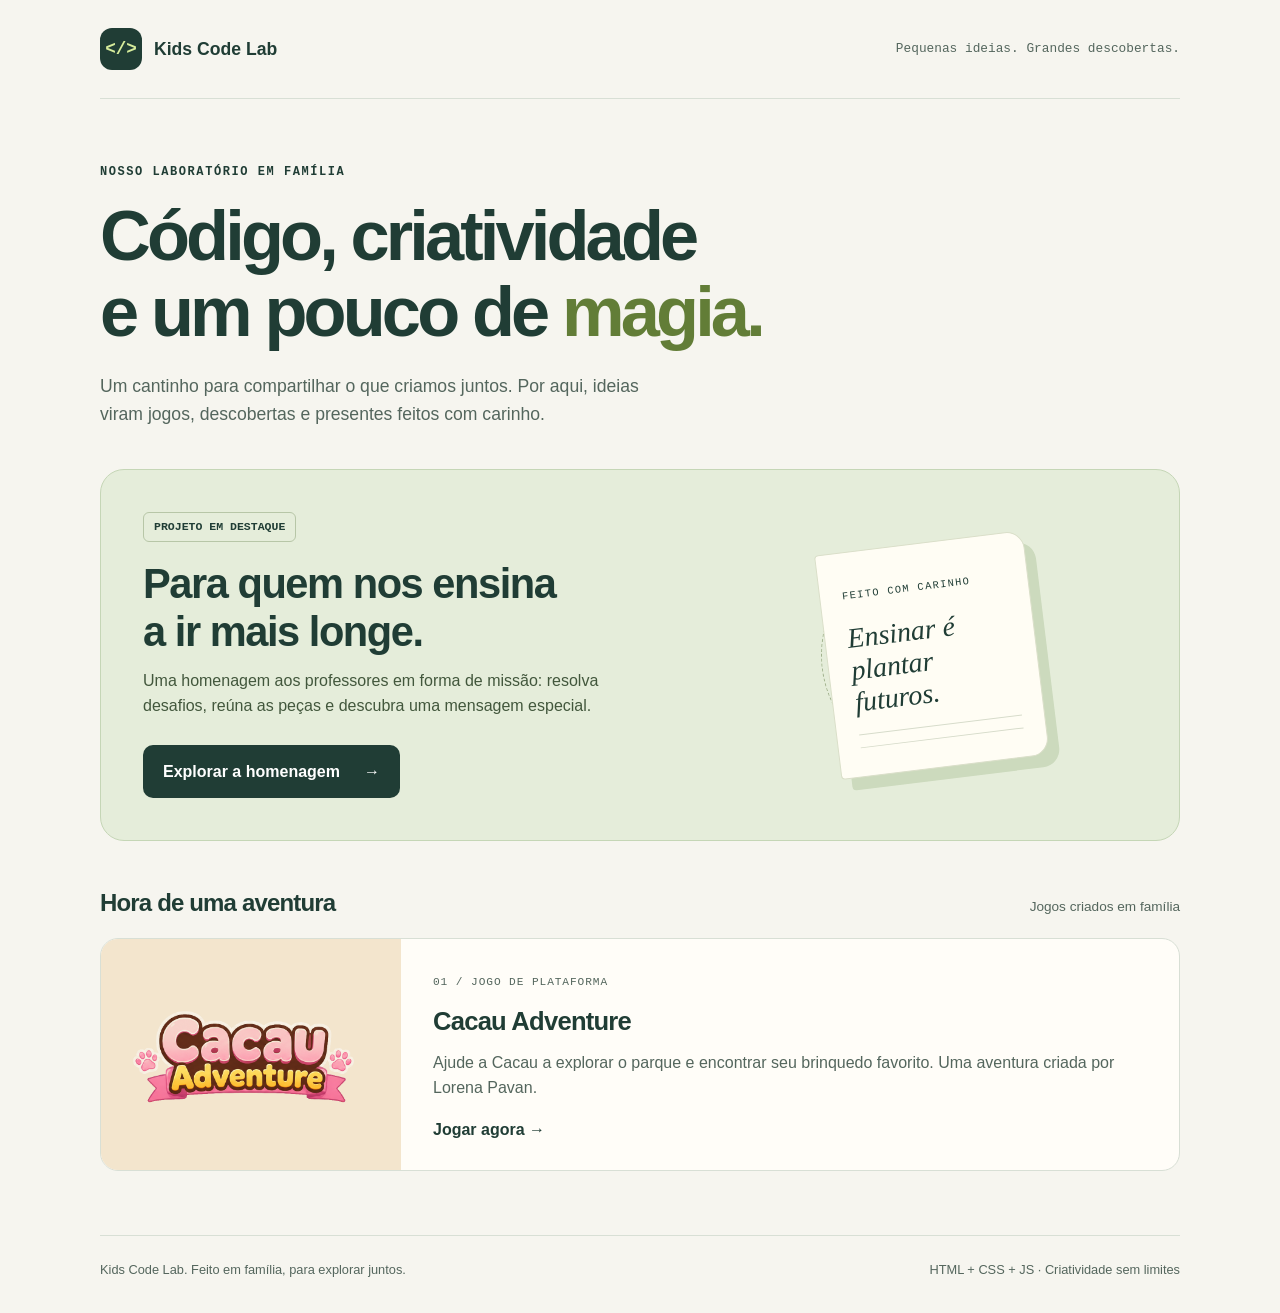
<file: index.html>
<!doctype html>
<html lang="pt-BR">
<head>
  <meta charset="UTF-8">
  <meta name="viewport" content="width=device-width, initial-scale=1.0">
  <meta name="description" content="O laboratório de código da nossa família: jogos, aventuras e homenagens feitos com criatividade e carinho.">
  <meta name="theme-color" content="#f6f5ef">
  <title>Kids Code Lab | Projetos da família</title>
  <style>
    :root { color-scheme: light; --paper: #f6f5ef; --ink: #203d35; --muted: #54665d; --line: #d8dfd5; }
    * { box-sizing: border-box; }
    body { margin: 0; background: var(--paper); color: var(--ink); font-family: "Trebuchet MS", Arial, sans-serif; line-height: 1.6; }
    a { color: inherit; }
    a:focus-visible { outline: 3px solid #b44b28; outline-offset: 6px; }
    .skip-link { position: absolute; top: 12px; left: 12px; padding: 10px 16px; background: white; transform: translateY(-160%); z-index: 2; }
    .skip-link:focus { transform: none; }
    .container { width: min(1080px, calc(100% - 40px)); margin-inline: auto; }
    header { display: flex; align-items: center; justify-content: space-between; gap: 20px; padding-block: 28px; border-bottom: 1px solid var(--line); }
    .brand { display: flex; align-items: center; gap: 12px; font-size: 1.1rem; font-weight: bold; text-decoration: none; }
    .brand-mark { display: grid; place-items: center; width: 42px; height: 42px; border-radius: 12px; background: var(--ink); color: #d7ed9c; font-family: monospace; }
    .header-note, .eyebrow, .tag, .project-number { font-family: "Courier New", monospace; }
    .header-note { color: var(--muted); font-size: .8rem; }
    .intro { padding: 64px 0 40px; max-width: 740px; }
    .eyebrow { margin: 0 0 16px; font-size: .75rem; font-weight: bold; letter-spacing: .13em; text-transform: uppercase; }
    h1 { font-size: clamp(2.6rem, 6vw, 4.4rem); line-height: 1.08; letter-spacing: -.055em; margin: 0 0 22px; }
    h1 span { color: #627d37; }
    .intro > p:last-child { max-width: 570px; margin: 0; font-size: 1.1rem; color: var(--muted); }
    .featured { display: grid; grid-template-columns: 1.35fr 1fr; align-items: center; gap: 32px; padding: 42px; border: 1px solid #c5d6b6; border-radius: 24px; background: #e5edda; }
    .tag { display: inline-block; padding: 5px 10px; border: 1px solid #b7c6a7; border-radius: 6px; font-size: .72rem; font-weight: bold; }
    h2 { margin: 18px 0 12px; font-size: clamp(1.8rem, 4vw, 2.6rem); line-height: 1.15; letter-spacing: -.035em; }
    .featured p { max-width: 460px; color: #42573c; margin: 0 0 26px; }
    .button { display: inline-flex; align-items: center; justify-content: space-between; gap: 24px; padding: 14px 20px; border-radius: 10px; background: var(--ink); color: white; text-decoration: none; font-weight: bold; transition: background .2s; }
    .button:hover { background: #345c4f; }
    .illustration { position: relative; display: grid; place-items: center; min-height: 230px; }
    .illustration::before { content: ""; position: absolute; width: 220px; height: 220px; border: 1px dashed #a0b18c; border-radius: 50%; }
    .note { position: relative; width: 210px; padding: 28px 22px; background: #fffdf4; border: 1px solid #dadfc9; border-radius: 4px 18px 18px 4px; box-shadow: 10px 12px 0 #ccdabd; transform: rotate(-7deg); }
    .note-label { font: .65rem "Courier New", monospace; letter-spacing: .13em; text-transform: uppercase; }
    .note strong { display: block; margin: 16px 0; font: italic 1.75rem/1.15 Georgia, serif; }
    .note-line { display: block; height: 1px; background: #d7dccb; margin-top: 12px; }
    .projects { padding-block: 48px 64px; }
    .section-heading { display: flex; align-items: baseline; justify-content: space-between; gap: 16px; margin-bottom: 20px; }
    .section-heading h2 { font-size: 1.5rem; margin: 0; }
    .section-heading span { color: var(--muted); font-size: .85rem; }
    .game-card { display: grid; grid-template-columns: 300px 1fr; overflow: hidden; border: 1px solid var(--line); border-radius: 18px; background: #fffdf8; text-decoration: none; transition: border-color .2s; }
    .game-card:hover { border-color: #627d37; }
    .game-art { display: grid; place-items: center; background: #f3e5cd; padding: 28px; }
    .game-art img { display: block; width: 100%; max-width: 240px; height: 160px; object-fit: contain; }
    .game-info { padding: 28px 32px; }
    .project-number { font-size: .7rem; letter-spacing: .08em; color: var(--muted); }
    h3 { font-size: 1.6rem; letter-spacing: -.03em; margin: 8px 0; }
    .game-info p { margin: 0 0 16px; color: var(--muted); }
    .game-cta { font-weight: bold; }
    footer { display: flex; justify-content: space-between; gap: 16px; padding-block: 24px 32px; border-top: 1px solid var(--line); font-size: .8rem; color: var(--muted); }
    footer p { margin: 0; }
    @media (max-width: 640px) {
      .container { width: calc(100% - 32px); }
      header { padding-block: 20px; }
      .header-note { display: none; }
      .intro { padding-top: 40px; }
      .featured { grid-template-columns: 1fr; padding: 28px 24px; gap: 24px; }
      .illustration { min-height: 220px; }
      .game-card { grid-template-columns: 1fr; }
      .game-info { padding: 24px; }
      .section-heading, footer { align-items: flex-start; flex-direction: column; gap: 6px; }
    }
    @media (prefers-reduced-motion: reduce) { .button, .game-card { transition: none; } }
  </style>
</head>
<body>
  <a class="skip-link" href="#conteudo">Pular para o conteúdo</a>
  <div class="container">
    <header>
      <a class="brand" href="index.html" aria-label="Kids Code Lab, início"><span class="brand-mark" aria-hidden="true">&lt;/&gt;</span> Kids Code Lab</a>
      <span class="header-note">Pequenas ideias. Grandes descobertas.</span>
    </header>
    <main id="conteudo">
      <section class="intro" aria-labelledby="titulo">
        <p class="eyebrow">Nosso laboratório em família</p>
        <h1>Código, criatividade<br>e um pouco de <span>magia.</span></h1>
        <p>Um cantinho para compartilhar o que criamos juntos. Por aqui, ideias viram jogos, descobertas e presentes feitos com carinho.</p>
      </section>
      <section class="featured" aria-labelledby="homenagem-titulo">
        <div>
          <span class="tag">PROJETO EM DESTAQUE</span>
          <h2 id="homenagem-titulo">Para quem nos ensina<br>a ir mais longe.</h2>
          <p>Uma homenagem aos professores em forma de missão: resolva desafios, reúna as peças e descubra uma mensagem especial.</p>
          <a class="button" href="teachers-day/index.html">Explorar a homenagem <span aria-hidden="true">&rarr;</span></a>
        </div>
        <div class="illustration" aria-hidden="true">
          <div class="note"><span class="note-label">Feito com carinho</span><strong>Ensinar é<br>plantar futuros.</strong><span class="note-line"></span><span class="note-line"></span></div>
        </div>
      </section>
      <section class="projects" aria-labelledby="jogos-titulo">
        <div class="section-heading"><h2 id="jogos-titulo">Hora de uma aventura</h2><span>Jogos criados em família</span></div>
        <a class="game-card" href="games/cacau-adventure/index.html">
          <div class="game-art"><img src="games/cacau-adventure/assets/cacau-adventure-logo.png" alt="" loading="lazy" width="240" height="160"></div>
          <div class="game-info">
            <span class="project-number">01 / JOGO DE PLATAFORMA</span>
            <h3>Cacau Adventure</h3>
            <p>Ajude a Cacau a explorar o parque e encontrar seu brinquedo favorito. Uma aventura criada por Lorena Pavan.</p>
            <span class="game-cta">Jogar agora <span aria-hidden="true">&rarr;</span></span>
          </div>
        </a>
      </section>
    </main>
    <footer><p>Kids Code Lab. Feito em família, para explorar juntos.</p><p>HTML + CSS + JS · Criatividade sem limites</p></footer>
  </div>
</body>
</html>
</file>
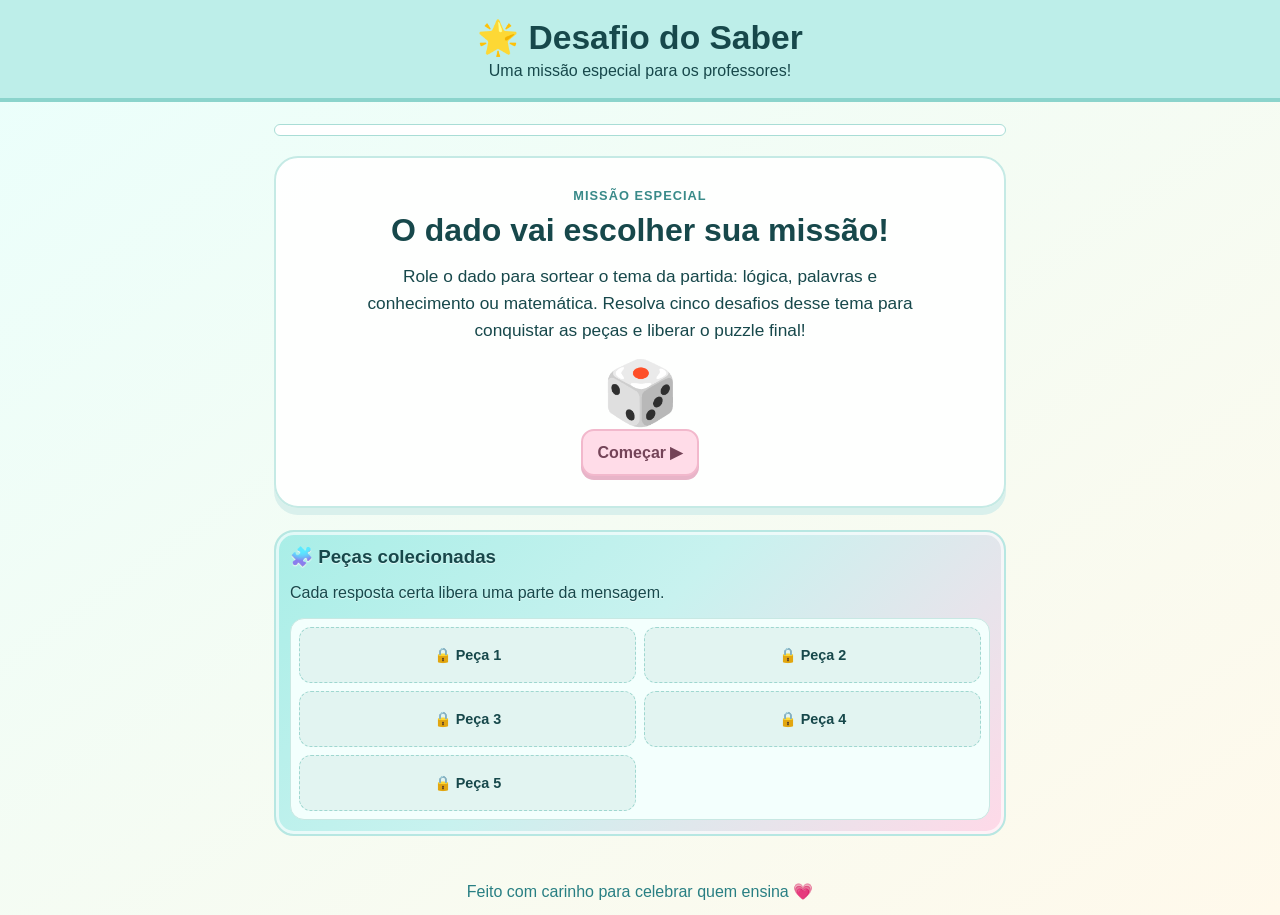
<file: teachers-day/index.html>
<!DOCTYPE html><html lang="pt-BR"><head><meta charset="UTF-8"><meta name="viewport" content="width=device-width,initial-scale=1"><title>Desafio do Saber — Missão Professores</title>
<style>
:root{--deep:#176d70;--ink:#17484b;--pink:#ffdce8;--pink-border:#f2b8cc}*{box-sizing:border-box}body{margin:0;font-family:"Trebuchet MS",Arial,sans-serif;color:var(--ink);background:linear-gradient(145deg,#eafffc,#fff9eb);min-height:100vh}header{text-align:center;padding:18px;background:#bdeee9;border-bottom:4px solid #8bd4cc}h1{margin:0;font-size:clamp(1.5rem,5vw,2.1rem)}header p{margin:5px 0 0}main{max-width:760px;margin:auto;padding:18px 14px 32px}.progress{height:12px;background:white;border:1px solid #a9ddd6;border-radius:99px;overflow:hidden;margin:4px 0 20px}.bar{height:100%;width:0;background:linear-gradient(90deg,#78e1d7 0%,#bdeee9 48%,#ffd1e2 100%);transition:width .4s}.screen{display:none;animation:in .3s ease}.screen.active{display:block}@keyframes in{from{opacity:0;transform:translateY(8px)}to{opacity:1;transform:none}}.card{background:#ffffffed;border:2px solid #c5eae5;border-radius:24px;padding:clamp(18px,5vw,30px);box-shadow:0 7px 0 #d9f0ec;text-align:center}.stage{font-size:.8rem;text-transform:uppercase;letter-spacing:.08em;font-weight:bold;color:#398a89}h2{margin:9px 0 12px;font-size:clamp(1.4rem,5vw,2rem)}.prompt{font-size:1.08rem;line-height:1.55;max-width:560px;margin:14px auto}button{font:inherit;font-weight:bold;border:0;border-radius:13px;padding:12px 15px;cursor:pointer;transition:transform .12s}button:active{transform:scale(.98)}button:focus-visible{outline:3px solid #17484b;outline-offset:3px}.primary{background:var(--pink);color:#744458;border:2px solid var(--pink-border);box-shadow:0 4px #e8b4c8}.choices{display:grid;grid-template-columns:1fr;gap:10px;max-width:510px;margin:20px auto}.choice{background:#ffe5ee;border:2px solid #f2bfd0;color:#674354;text-align:left}.choice.correct{background:#f39abc;border-color:#d85f91;color:#5a2940;box-shadow:0 0 0 2px #ffd6e5}.choice.wrong{background:#ffe0e0;border-color:#e99b9b;color:#674354}.feedback{min-height:27px;font-weight:bold;margin:12px 0}.dice{font-size:90px;line-height:1.2;margin:12px auto;display:flex;align-items:center;justify-content:center;filter:drop-shadow(0 5px 0 #d3e9e5)}.dice.result{width:116px;height:116px;font-size:64px;font-weight:1000;color:#176d70;background:linear-gradient(135deg,#c9f5ef 0%,#aee8e5 45%,#ffd9e7 100%);border:5px solid #fff;border-radius:23px;box-shadow:0 8px 0 #a9dcd6,0 12px 18px #17484b35,inset 0 3px 7px #ffffff;text-shadow:2px 3px 0 #d5a7bc;transform:perspective(400px) rotateX(7deg) rotateY(-7deg)}.rolling{animation:roll .7s ease}@keyframes roll{0%{transform:rotate(0) scale(1)}35%{transform:rotate(180deg) scale(1.15)}70%{transform:rotate(310deg) scale(.92)}100%{transform:rotate(360deg) scale(1)}}.collection{margin-top:22px;background:linear-gradient(135deg,#a9eee7 0%,#c8f2ef 45%,#ffd9e8 100%);border:2px solid #b7e7e2;border-radius:20px;padding:14px;box-shadow:0 0 0 3px #ffffffa8 inset}.collection h3,.collection #hint{color:#17484b;text-shadow:0 1px 1px #ffffffa8}.collection .pieces{background:#f3fffd;border:1px solid #c8e8e3;border-radius:14px;padding:8px}.collection h3{margin:0 0 10px}.pieces{display:grid;grid-template-columns:repeat(2,minmax(0,1fr));gap:8px}.piece{min-height:56px;display:flex;align-items:center;justify-content:center;text-align:center;padding:7px;background:#e2f4f1;border:1px dashed #9fd7d0;border-radius:12px;font-size:.9rem;font-weight:bold;color:var(--ink)}.piece.got{background:#ffd6e5;border:2px solid #e58caf;color:#6b3450;animation:pop .35s ease}@keyframes pop{50%{transform:scale(1.06)}}.puzzle-icon{display:inline-block;filter:hue-rotate(115deg) saturate(.72) brightness(1.08)}.puzzle-texture{width:100%;min-height:300px;display:flex;align-items:center;justify-content:center;text-align:center;padding:24px;border-radius:16px;border:5px solid white;box-shadow:0 5px 16px #17484b30;background-color:#ffeaf2;background-image:linear-gradient(135deg,#d9f7f2aa 0%,#ffe3edcc 100%),url("data:image/svg+xml,%3Csvg xmlns='http://www.w3.org/2000/svg' width='100' height='100' viewBox='0 0 100 100'%3E%3Cg fill='none' stroke='%23b47b9a' stroke-width='2' opacity='.48'%3E%3Cpath d='M0 25 H28 C22 14 34 8 42 15 C47 19 45 25 42 25 H75 V50 C63 44 57 57 64 64 C67 67 71 67 75 64 V100 H50 V76 C39 83 30 71 37 63 C40 60 45 60 50 64 V50 H25 V25'/%3E%3Cpath d='M75 0 V25 C87 19 94 31 87 39 C84 42 79 42 75 38'/%3E%3Cpath d='M0 75 H25 C19 87 31 94 39 87 C42 84 42 79 38 75'/%3E%3C/g%3E%3C/svg%3E");}
.connect-board{width:min(100%,390px);margin:18px auto 12px;touch-action:none;user-select:none;background:linear-gradient(135deg,#f2fffd,#fff4f8);border:3px solid #bdeee9;border-radius:18px;padding:8px;box-shadow:0 4px 0 #d9f0ec}
.connect-board svg{display:block;width:100%;height:auto;touch-action:none}
.connect-status{font-weight:bold;min-height:26px;margin:10px 0;color:#287f83}
.connect-actions{display:flex;justify-content:center;gap:10px;flex-wrap:wrap}
.connect-line{fill:none;stroke-linecap:round;stroke-linejoin:round;stroke-width:9;opacity:.92;pointer-events:none}
.connect-node{fill:#fff;stroke:#9dcfc9;stroke-width:1.5}
.connect-dot{stroke:#fff;stroke-width:3}
.puzzle-heart{width:1em;height:1em;vertical-align:-.12em;fill:#f6bfd3;stroke:#dfa0b8;stroke-width:1}
.connect-level{display:flex;align-items:center;justify-content:center;gap:10px;flex-wrap:wrap;margin:16px 0}
.connect-level select{font:inherit;color:var(--ink);background:#fff4f8;border:2px solid #f2bfd0;border-radius:10px;padding:10px}
.connect-level select:focus-visible{outline:3px solid var(--ink);outline-offset:3px}
.connect-help{font-size:.9rem;color:#287f83}
.final-note{font-size:clamp(1.7rem,7vw,3rem);font-weight:1000;line-height:1.12;color:#277f83;margin:20px 0;text-shadow:1px 2px #d7f0ec; background:linear-gradient(90deg,#247d82 0%,#478f91 50%,#bb7e9c 100%);background-clip:text;-webkit-background-clip:text;-webkit-text-fill-color:transparent;-webkit-text-stroke:1.2px #286f7a;text-shadow:0 1px 1px rgba(35,100,112,.18)}.hidden{display:none!important}@media(min-width:540px){.choices{grid-template-columns:1fr 1fr}}

.turquoise-ball {
  display: inline-block;
  color: #8fe5df;
  -webkit-text-stroke: 1px #62cfc7;
  text-shadow: 0 1px 2px rgba(40, 130, 130, .18);
}

.puzzle-texture {
  flex-direction: column;
  min-width: 0;
  padding: clamp(12px, 4vw, 24px);
  container-type: inline-size;
}
.final-note {
  max-width: 100%;
  font-size: clamp(1.35rem, 6vw, 3rem);
  font-size: clamp(1.35rem, 10cqi, 3rem);
  line-height: 1.2;
  overflow-wrap: anywhere;
}
.final-signature {
  display: inline-flex;
  flex-direction: column;
  gap: 5px;
  margin: 0 0 20px;
  padding: 16px 38px 20px;
  border: 1px solid #efbfd1;
  border-radius: 20px;
  background: linear-gradient(135deg,#fff5f9,#ffe4ee);
  box-shadow: 0 5px 0 #f6dce6;
  color: #85536b;
  max-width: 100%;
  padding-inline: clamp(16px, 5vw, 38px);
}
.signature-label { font-size: .75rem; font-weight: bold; letter-spacing: .12em; text-transform: uppercase; }
.final-signature strong { font: italic bold clamp(2.2rem,8vw,3.3rem)/1.15 Georgia,serif; color: #985674; }
.bonus-card { margin: 30px auto 0; max-width: 540px; padding: 24px; border: 2px solid #c5eae5; border-radius: 20px; background: linear-gradient(135deg,#f0fffc,#fff5f9); }
.bonus-card h3 { margin: 8px 0 12px; font-size: clamp(1.2rem,4vw,1.5rem); }
.bonus-card p { line-height: 1.6; }
.bonus-link { display: inline-block; padding: 12px 18px; text-decoration: none; font-weight: bold; }
.bonus-link:hover { background: #ffcedf; }
.bonus-link:focus-visible { outline: 3px solid var(--ink); outline-offset: 4px; }
.bonus-note { margin: 18px 0 0; font-size: .9rem; color: #42686b; }
.celebration { position: fixed; inset: 0; overflow: hidden; pointer-events: none; z-index: 10; }
.confetti { position: absolute; top: -24px; left: var(--left); width: 9px; height: 15px; background: var(--color); border-radius: 3px; opacity: 0; animation: confetti-fall var(--duration) var(--delay) linear both; }
.confetti:nth-child(3n) { width: 11px; height: 11px; border-radius: 50%; }
@keyframes confetti-fall {
  0% { opacity: 0; transform: translate3d(0,-20px,0) rotate(0deg); }
  8%,80% { opacity: .85; }
  100% { opacity: 0; transform: translate3d(var(--drift),calc(100vh + 50px),0) rotate(var(--spin)); }
}
@media (prefers-reduced-motion: reduce) {
  .celebration { display: none; }
  .screen { animation: none; }
  .bar { transition: none; }
}
</style></head><body><header><h1>🌟 Desafio do Saber</h1><p>Uma missão especial para os professores!</p></header><main><div class="progress"><div class="bar" id="bar"></div></div>
<section class="screen active" id="intro"><div class="card"><div class="stage">Missão especial</div><h2>O dado vai escolher sua missão!</h2><p class="prompt">Role o dado para sortear o tema da partida: lógica, palavras e conhecimento ou matemática. Resolva cinco desafios desse tema para conquistar as peças e liberar o puzzle final!</p><div style="font-size:62px">🎲</div><button class="primary" onclick="show('dicePage')">Começar ▶</button></div></section>
<section class="screen" id="dicePage"><div class="card"><div class="stage">Preparação da partida</div><h2>🎲 Role para sortear o tema</h2><div id="dice" class="dice">🎲</div><p class="prompt" id="diceText">O dado vai escolher o tema desta partida.</p><button class="primary" id="rollBtn" onclick="roll()">Rolar o dado</button><div class="feedback" id="diceFeedback"></div><div id="diceNext" class="hidden"><button class="primary" onclick="show('q1')">Jogar o tema sorteado ➜</button></div></div></section>
<section class="screen" id="q1"><div class="card"><div class="stage">Desafio 1 · Charada</div><h2>Quem sou eu?</h2><p class="prompt">Posso ser oferecida, mas não posso ser obrigada a ser aceita. Posso ser perdida sem deixar nada cair no chão. Sou conquistada e posso levar muito tempo para ser construída, mas apenas um instante para ser destruída.</p><div class="choices">
<button class="choice" onclick="answer(1,false,this)">A) A reputação</button><button class="choice" onclick="answer(1,true,this)">B) A confiança</button><button class="choice" onclick="answer(1,false,this)">C) A paciência</button><button class="choice" onclick="answer(1,false,this)">D) A amizade</button></div><div class="feedback" id="fb1"></div><div id="next1" class="hidden"><button class="primary" onclick="show('q2')">Próxima página ➜</button></div></div></section>
<section class="screen" id="q2"><div class="card"><div class="stage">Desafio 2 · Charada</div><h2>Quem sou eu?</h2><p class="prompt">Tenho muitas camadas, mas não sou roupa. Posso fazer você chorar, embora não tenha sentimentos. Quando me cortam, revelo ainda mais de mim.</p><div class="choices">
<button class="choice" onclick="answer(2,false,this)">A) Um repolho</button><button class="choice" onclick="answer(2,false,this)">B) Uma alcachofra</button><button class="choice" onclick="answer(2,true,this)">C) Uma cebola</button><button class="choice" onclick="answer(2,false,this)">D) Um alho-poró</button></div><div class="feedback" id="fb2"></div><div id="next2" class="hidden"><button class="primary" onclick="show('q3')">Próxima página ➜</button></div></div></section>
<section class="screen" id="q3"><div class="card"><div class="stage">Desafio 3 · Matemática</div><h2>➗ Divisão de professora</h2><p class="prompt">Uma professora tem 252 adesivos para dividir igualmente entre 14 equipes. Quantos adesivos cada equipe recebe?</p><div class="choices"><button class="choice" onclick="answer(3,false,this)">A) 16 adesivos</button><button class="choice" onclick="answer(3,true,this)">B) 18 adesivos</button><button class="choice" onclick="answer(3,false,this)">C) 19 adesivos</button><button class="choice" onclick="answer(3,false,this)">D) 21 adesivos</button></div><div class="feedback" id="fb3"></div><div id="next3" class="hidden"><button class="primary" onclick="show('q4')">Próxima página ➜</button></div></div></section>
<section class="screen" id="q4"><div class="card"><div class="stage">Desafio 4 · Pensamento lateral</div><h2>Quem sou eu?</h2><p class="prompt">Tenho cidades, mas não casas; tenho montanhas, mas não árvores; tenho água, mas não peixes. O que sou?</p><div class="choices"><button class="choice" onclick="answer(4,false,this)">A) Um globo terrestre</button><button class="choice" onclick="answer(4,true,this)">B) Um mapa</button><button class="choice" onclick="answer(4,false,this)">C) Uma fotografia aérea</button><button class="choice" onclick="answer(4,false,this)">D) Um livro de geografia</button></div><div class="feedback" id="fb4"></div><div id="next4" class="hidden"><button class="primary" onclick="show('q5')">Última charada ➜</button></div></div></section>
<section class="screen" id="q5"><div class="card"><div class="stage">Desafio 5 · Charada final</div><h2>O que sou?</h2><p class="prompt">Quanto mais você tira de mim, maior eu fico. Não sou uma dívida nem uma tarefa. O que sou?</p><div class="choices"><button class="choice" onclick="answer(5,false,this)">A) Uma pilha de livros</button><button class="choice" onclick="answer(5,false,this)">B) Uma sombra</button><button class="choice" onclick="answer(5,true,this)">C) Um buraco</button><button class="choice" onclick="answer(5,false,this)">D) Um segredo</button></div><div class="feedback" id="fb5"></div><div id="next5" class="hidden"><button class="primary" onclick="show('connectPuzzle')">Puzzle extra: ligar os pontos ➜</button></div></div></section>
<section class="screen" id="connectPuzzle"><div class="card"><div class="stage">Desafio extra · Ligue os pontos</div><h2><span class="turquoise-ball" aria-hidden="true">●</span> <svg class="puzzle-heart" viewBox="0 0 24 24" aria-hidden="true"><path d="M12 21S2 14 2 7a5 5 0 0 1 10-1A5 5 0 0 1 22 7c0 7-10 14-10 14Z"/></svg> Conecte as cores!</h2><p class="prompt">Ligue cada par da mesma cor: rosa com rosa, azul-turquesa com azul-turquesa e lilás com lilás. Toque numa bolinha e arraste até a outra, sem cruzar as linhas nem passar pelos bloqueios. Planeje as curvas e deixe espaço para as outras cores!</p><div class="connect-level"><label for="connectLevel">Dificuldade</label><select id="connectLevel" onchange="newConnectBoard()"><option value="easy">Fácil</option><option value="medium" selected>Médio</option><option value="hard">Difícil</option></select></div><p class="connect-help" id="connectHelp"></p><div class="connect-board"><svg id="connectSvg" viewBox="0 0 320 320" role="img" aria-label="Tabuleiro de ligar os pontos rosa, azul-turquesa e lilás"><g id="gridLines" stroke="#d6e9e6" stroke-width="2"></g><g id="blocksLayer"></g><g id="pathLayer"></g><g id="nodesLayer"></g></svg></div><div class="connect-status" id="connectStatus" aria-live="polite"></div><div class="connect-actions"><button class="primary" onclick="resetConnect()">↻ Recomeçar ligações</button><button class="primary" onclick="newConnectBoard()">Novo tabuleiro</button><button class="primary hidden" id="connectNext" onclick="show('final')">Concluir missão ➜</button></div></div></section>
<section class="screen" id="final"><div class="card"><div class="stage">Missão concluída!</div><h2><span class="puzzle-icon">🧩</span> O quebra-cabeça está completo!</h2><div class="puzzle-texture"><div class="final-note">Feliz Dia dos<br>Professores! 🩵</div><div class="final-signature"><span class="signature-label">Para a professora</span><strong>Aline</strong></div></div><p class="prompt">Obrigado por ensinar, inspirar e ajudar tantas pessoas a crescer.</p><button class="primary" onclick="restart()">🔁 Jogar novamente</button>
<aside class="bonus-card" aria-labelledby="bonus-title">
  <span class="stage">Um presente bônus</span>
  <h3 id="bonus-title">Uma aventura extra, feita pela Lorena</h3>
  <p>Professora Aline, preparei mais uma surpresa para você! Ajude a Cacau a encontrar seu brinquedo favorito no parque.</p>
  <a class="primary bonus-link" href="../games/cacau-adventure/index.html">Jogar Cacau Adventure <span aria-hidden="true">➜</span></a>
  <p class="bonus-note">Para aproveitar melhor, jogue no computador. No celular, experimente com a tela na horizontal.</p>
</aside>
</div></section>
<section class="collection"><h3><span class="puzzle-icon">🧩</span> Peças colecionadas</h3><p id="hint">Cada resposta certa libera uma parte da mensagem.</p><div class="pieces"><div class="piece" id="p1">🔒 Peça 1</div><div class="piece" id="p2">🔒 Peça 2</div><div class="piece" id="p3">🔒 Peça 3</div><div class="piece" id="p4">🔒 Peça 4</div><div class="piece" id="p5">🔒 Peça 5</div></div></section></main><footer style="text-align:center;padding:14px;color:#287f83">Feito com carinho para celebrar quem ensina 💗</footer>
<script>
let rolled=false;const solved={1:false,2:false,3:false,4:false,5:false};
const questions={
 logic:[
  {title:'Quem sou eu?',prompt:'Tenho cidades, mas não casas; tenho montanhas, mas não árvores; tenho água, mas não peixes. O que sou?',choices:['Um globo terrestre','Um mapa','Uma fotografia aérea','Um livro de geografia'],correct:1,piece:'Mapa'},
  {title:'O que sou?',prompt:'Quanto mais você tira de mim, maior eu fico. Não sou uma dívida nem uma tarefa. O que sou?',choices:['Uma pilha de livros','Uma sombra','Um buraco','Um segredo'],correct:2,piece:'Buraco'},
  {title:'Continue a sequência',prompt:'Observe os números: 2, 4, 8, 16. Cada número segue a mesma regra. Qual vem depois?',choices:['18','24','30','32'],correct:3,piece:'32'},
  {title:'Qual caixa escolher?',prompt:'Três caixas têm as etiquetas “Lápis”, “Canetas” e “Lápis e canetas”. Todas as etiquetas estão erradas. De qual caixa você deve tirar um único objeto para descobrir o conteúdo das três?',choices:['Da caixa “Lápis”','Da caixa “Canetas”','Da caixa “Lápis e canetas”','De qualquer caixa'],correct:2,piece:'Caixa mista'},
  {title:'Uma corrida diferente',prompt:'Durante uma corrida, você ultrapassa a pessoa que está em segundo lugar. Ninguém mais muda de posição. Em que lugar você fica?',choices:['Primeiro','Segundo','Terceiro','Último'],correct:1,piece:'Segundo lugar'}
 ],
 words:[
  {title:'Quem sou eu?',prompt:'Posso ser oferecida, mas não posso ser obrigada a ser aceita. Posso ser perdida sem deixar nada cair no chão. Sou conquistada e posso levar muito tempo para ser construída, mas apenas um instante para ser destruída.',choices:['A reputação','A confiança','A paciência','A amizade'],correct:1,piece:'Confiança'},
  {title:'Quem sou eu?',prompt:'Tenho muitas camadas, mas não sou roupa. Posso fazer você chorar, embora não tenha sentimentos. Quando me cortam, revelo ainda mais de mim.',choices:['Um repolho','Uma alcachofra','Uma cebola','Um alho-poró'],correct:2,piece:'Cebola'},
  {title:'Palavras que aproximam',prompt:'Qual palavra tem sentido semelhante ao de “generoso”?',choices:['Egoísta','Solidário','Distraído','Impaciente'],correct:1,piece:'Solidário'},
  {title:'Uma coleção de histórias',prompt:'Como se chama o conjunto de livros de uma biblioteca ou de uma pessoa?',choices:['Arquipélago','Rebanho','Acervo','Cardume'],correct:2,piece:'Acervo'},
  {title:'Encontre a palavra',prompt:'Qual destas palavras é um verbo no infinitivo?',choices:['Aprendizagem','Curioso','Escola','Ensinar'],correct:3,piece:'Ensinar'}
 ],
 math:[
  {title:'Divisão de professora',prompt:'Uma professora tem 252 adesivos para dividir igualmente entre 14 equipes. Quantos adesivos cada equipe recebe?',choices:['16 adesivos','18 adesivos','19 adesivos','21 adesivos'],correct:1,piece:'18 adesivos'},
  {title:'Livros para a turma',prompt:'Uma sala tem 6 prateleiras com 8 livros em cada uma. Quantos livros há ao todo?',choices:['14 livros','42 livros','48 livros','56 livros'],correct:2,piece:'48 livros'},
  {title:'Tempo de aprender',prompt:'Uma atividade começa às 9h20 e dura 45 minutos. A que horas ela termina?',choices:['9h55','10h05','10h15','10h20'],correct:1,piece:'10h05'},
  {title:'Uma parte da turma',prompt:'Uma turma tem 32 estudantes. Um quarto deles participa do clube de leitura. Quantos estudantes participam?',choices:['4','6','8','16'],correct:2,piece:'8 estudantes'},
  {title:'Desconto na papelaria',prompt:'Um material custa R$ 80 e está com desconto de 25%. Qual é o preço após o desconto?',choices:['R$ 20','R$ 55','R$ 60','R$ 75'],correct:2,piece:'R$ 60'}
 ]
};
let activeQuestions=[];
function prepareQuestions(theme,label){
 newConnectBoard();
 activeQuestions=questions[theme];
 activeQuestions.forEach((question,index)=>{
  const n=index+1,screen=document.getElementById('q'+n);
  screen.querySelector('.stage').textContent='Desafio '+n+' de 5 · '+label;
  screen.querySelector('h2').textContent=question.title;
  screen.querySelector('.prompt').textContent=question.prompt;
  screen.querySelectorAll('.choice').forEach((button,choice)=>{
   button.textContent=String.fromCharCode(65+choice)+') '+question.choices[choice];
   button.onclick=()=>answer(n,choice===question.correct,button);
  });
  screen.querySelector('#next'+n+' button').textContent=n===5?'Puzzle extra: ligar os pontos ➜':'Próximo desafio ➜';
 });
}
let celebrationTimer;
function celebrateFinal(){
 clearTimeout(celebrationTimer);
 document.querySelector('.celebration')?.remove();
 if(window.matchMedia('(prefers-reduced-motion: reduce)').matches)return;
 const layer=document.createElement('div');layer.className='celebration';layer.setAttribute('aria-hidden','true');
 const colors=['#f3b5ce','#8bded9','#c6b5f5','#f4d79d','#bdeee9'];
 for(let i=0;i<70;i++){
  const piece=document.createElement('span');piece.className='confetti';
  piece.style.setProperty('--left',((i+Math.random())/70*100)+'%');
  piece.style.setProperty('--color',colors[i%colors.length]);
  piece.style.setProperty('--duration',(5+Math.random()*3)+'s');
  piece.style.setProperty('--delay',(Math.random()*1.5)+'s');
  piece.style.setProperty('--drift',(Math.random()*160-80)+'px');
  piece.style.setProperty('--spin',(Math.random()*1080-540)+'deg');
  layer.appendChild(piece);
 }
 document.body.appendChild(layer);
 celebrationTimer=setTimeout(()=>layer.remove(),10000);
}
function show(id){clearTimeout(celebrationTimer);document.querySelector('.celebration')?.remove();document.querySelectorAll('.screen').forEach(s=>s.classList.toggle('active',s.id===id));document.getElementById('bar').style.width=({intro:0,dicePage:5,q1:20,q2:35,q3:50,q4:65,q5:78,connectPuzzle:90,final:100}[id])+'%';window.scrollTo({top:0,behavior:window.matchMedia('(prefers-reduced-motion: reduce)').matches?'instant':'smooth'});if(id==='final')celebrateFinal()}
function roll(){if(rolled)return;rolled=true;let d=document.getElementById('dice'),b=document.getElementById('rollBtn');d.classList.remove('rolling');void d.offsetWidth;d.classList.add('rolling');b.disabled=true;document.getElementById('diceText').textContent='Girando...';setTimeout(()=>{let n=Math.floor(Math.random()*6)+1;d.textContent=String(n);d.classList.add('result');let cat=n<=2?'Lógica':n<=4?'Palavras e conhecimento':'Matemática';prepareQuestions(n<=2?'logic':n<=4?'words':'math',cat);document.getElementById('diceText').textContent='Saiu '+n+'! Tema da partida: '+cat+'.';document.getElementById('diceFeedback').textContent='Resolva os cinco desafios deste tema para conquistar as peças!';b.classList.add('hidden');document.getElementById('diceNext').classList.remove('hidden')},700)}
function answer(n,ok,btn){if(solved[n])return;let f=document.getElementById('fb'+n);if(!ok){f.textContent='Ainda não! Pense nas pistas e tente outra opção. 🙂';btn.classList.add('wrong');setTimeout(()=>btn.classList.remove('wrong'),650);return}solved[n]=true;btn.classList.add('correct');f.textContent=n===5?'🎉 Você resolveu todos os desafios e desbloqueou o puzzle extra!':'✨ Muito bem! Você conquistou uma peça!';document.querySelectorAll('#q'+n+' .choice').forEach(b=>b.disabled=true);document.getElementById('next'+n).classList.remove('hidden');let p=document.getElementById('p'+n);p.classList.add('got');p.textContent='💗 '+activeQuestions[n-1].piece;document.getElementById('hint').textContent='Desafios resolvidos: '+Object.values(solved).filter(Boolean).length+' de 5.'}

const cp={pink:{color:'#f3a9c7',start:[0,0],end:[6,2],path:[],name:'rosa'},blue:{color:'#8bded9',start:[0,6],end:[6,4],path:[],name:'azul-turquesa'},lilac:{color:'#c6b5f5',start:[0,3],end:[6,3],path:[],name:'lilás'}};
// Os trajetos de referência não se cruzam e garantem solução em todas as transformações.
const connectBoards={
 easy:{routes:[[[0,1],[6,1]],[[0,3],[6,3]],[[0,5],[6,5]]],blocks:[],help:'Fácil: pratique as ligações, sem bloqueios.'},
 medium:{routes:[[[0,0],[0,6],[6,6],[6,0]],[[1,0],[1,3],[5,3],[5,0]],[[2,0],[2,2],[4,2],[4,0]]],blocks:[[3,0],[3,1]],help:'Médio: contorne os bloqueios e reserve espaço para cada cor.'},
  hard:{blocks:[],help:'Difícil: ligue os cinco pares e preencha todas as 49 casas, sem cruzar caminhos. Toque numa ponta para refazer uma ligação.'}
};
let connectBlocks=[],lastConnectBoard='';
function generateHardRoutes(){
 const snake=Array.from({length:49},(_,i)=>{const y=Math.floor(i/7);return [y%2?6-i%7:i%7,y]});
 for(let attempt=0;attempt<80;attempt++){
  let path=snake.slice();
  // Backbite reversals preserve a unique, adjacent path covering the whole grid.
  for(let step=0;step<400;step++){
   if(Math.random()<.5)path.reverse();
   const head=path[0],neighbors=[];
   for(let i=2;i<path.length;i++)if(Math.abs(head[0]-path[i][0])+Math.abs(head[1]-path[i][1])===1)neighbors.push(i);
   if(neighbors.length){const i=neighbors[Math.floor(Math.random()*neighbors.length)];path=path.slice(0,i).reverse().concat(path.slice(i))}
  }
  const lengths=[5,5,5,5,5];
  for(let i=0;i<24;i++)lengths[Math.floor(Math.random()*5)]++;
  let offset=0;const routes=lengths.map(length=>{const route=path.slice(offset,offset+length);offset+=length;return route});
  if(routes.every(route=>{const a=route[0],b=route[route.length-1];return Math.abs(a[0]-b[0])+Math.abs(a[1]-b[1])>=3}))return routes;
 }
 // Bounded fallback: four full rows and the remaining three-row snake.
 return [snake.slice(0,7),snake.slice(7,14),snake.slice(14,21),snake.slice(21,28),snake.slice(28)];
}
function newConnectBoard(){
  const level=document.getElementById('connectLevel').value,board=connectBoards[level];
  if(level==='hard'){
   cp.orange={color:'#eea34b',path:[],name:'laranja'};
   cp.green={color:'#65ad70',path:[],name:'verde'};
   board.routes=generateHardRoutes();
  }else{delete cp.orange;delete cp.green}
 const variants=[];
  for(let rotation=0;rotation<4;rotation++)for(let mirror=0;mirror<2;mirror++)for(let shift=0;shift<board.routes.length;shift++){
  const signature=level+':'+rotation+':'+mirror+':'+shift;
  if(signature!==lastConnectBoard)variants.push({rotation,mirror,shift,signature});
 }
 const variant=variants[Math.floor(Math.random()*variants.length)];
 function transform(point){let [x,y]=point;if(variant.mirror)x=6-x;for(let i=0;i<variant.rotation;i++)[x,y]=[6-y,x];return [x,y]}
 Object.values(cp).forEach((item,index)=>{
   const route=board.routes[(index+variant.shift)%board.routes.length];
  item.start=transform(route[0]);item.end=transform(route[route.length-1]);
 });
 connectBlocks=board.blocks.map(transform);lastConnectBoard=variant.signature;
  document.getElementById('connectHelp').textContent=board.help;
  const names=Object.values(cp).map(item=>item.name).join(', ');
  document.getElementById('connectSvg').setAttribute('aria-label','Tabuleiro de ligar os pontos: '+names);
  document.querySelector('#connectPuzzle .prompt').textContent='Ligue cada par da mesma cor: '+names+'. Toque numa bolinha e arraste até a outra, sem cruzar as linhas nem passar pelos bloqueios. '+(level==='hard'?'Preencha todas as 49 casas! ':'')+'Toque numa ponta para refazer uma ligação.';
 const blocks=document.getElementById('blocksLayer');blocks.innerHTML='';
 for(const pt of connectBlocks){const a=pointPos(pt);blocks.insertAdjacentHTML('beforeend',`<rect x="${a.x-15}" y="${a.y-15}" width="30" height="30" rx="7" fill="#d6d9e7" stroke="#919bb5" stroke-width="2"/><path d="M${a.x-5} ${a.y-5}l10 10m0-10l-10 10" stroke="#78849e" stroke-width="2"/>`)}
 renderConnectNodes();resetConnect();
}
function renderConnectNodes(){
 const nodes=document.getElementById('nodesLayer');nodes.innerHTML='';
 for(const [key,item] of Object.entries(cp)){for(const [kind,pt] of [['start',item.start],['end',item.end]]){let a=pointPos(pt);nodes.insertAdjacentHTML('beforeend',`<circle cx="${a.x}" cy="${a.y}" r="23" fill="transparent" stroke="transparent" data-color="${key}" data-kind="${kind}"/><circle cx="${a.x}" cy="${a.y}" r="15" fill="${item.color}" stroke="white" stroke-width="4" pointer-events="none"/>`)}}
}
let activeConnect=null,activeTarget=null,connectSolved=false;
function pointPos(pt){return {x:22+pt[0]*46,y:22+pt[1]*46}}
function setupConnect(){
 const svg=document.getElementById('connectSvg'),grid=document.getElementById('gridLines');
 if(svg.dataset.ready)return;svg.dataset.ready='1';
 for(let r=0;r<7;r++)for(let c=0;c<7;c++){let a=pointPos([c,r]);if(c<6){let b=pointPos([c+1,r]);grid.insertAdjacentHTML('beforeend',`<line x1="${a.x}" y1="${a.y}" x2="${b.x}" y2="${b.y}"/>`)}if(r<6){let b=pointPos([c,r+1]);grid.insertAdjacentHTML('beforeend',`<line x1="${a.x}" y1="${a.y}" x2="${b.x}" y2="${b.y}"/>`)}}
  svg.addEventListener('pointerdown',connectPointerDown);svg.addEventListener('pointermove',connectPointerMove);svg.addEventListener('pointerup',connectPointerUp);svg.addEventListener('pointercancel',connectPointerUp);newConnectBoard();
}
function nearestNode(evt){let svg=document.getElementById('connectSvg'),rect=svg.getBoundingClientRect(),x=(evt.clientX-rect.left)*320/rect.width,y=(evt.clientY-rect.top)*320/rect.height,c=Math.round((x-22)/46),r=Math.round((y-22)/46);if(c<0||c>6||r<0||r>6)return null;let q=pointPos([c,r]);return Math.hypot(q.x-x,q.y-y)<34?[c,r]:null}
function samePoint(a,b){return a&&b&&a[0]===b[0]&&a[1]===b[1]}
function connectPointerDown(e){let node=e.target.closest('circle[data-color]');if(!node)return;let key=node.dataset.color,kind=node.dataset.kind,item=cp[key];item.done=false;connectSolved=false;document.getElementById('connectNext').classList.add('hidden');activeConnect=key;activeTarget=(kind==='start'?item.end:item.start).slice();item.path=[(kind==='start'?item.start:item.end).slice()];try{document.getElementById('connectSvg').setPointerCapture(e.pointerId)}catch(_){}document.getElementById('connectStatus').textContent='Arraste o dedo ou o mouse até a bolinha da mesma cor. Você pode fazer curvas!';drawConnect();e.preventDefault()}
function addConnectStep(pt){if(!activeConnect||!pt)return;if(pt[0]<0||pt[0]>6||pt[1]<0||pt[1]>6||connectBlocks.some(q=>samePoint(q,pt)))return false;let item=cp[activeConnect],path=item.path,last=path[path.length-1];if(samePoint(last,pt))return true;if(Math.abs(last[0]-pt[0])+Math.abs(last[1]-pt[1])!==1)return false;if(path.length>1&&samePoint(path[path.length-2],pt)){path.pop();drawConnect();return true}if(path.some(q=>samePoint(q,pt)))return false;for(const [key,other] of Object.entries(cp)){if(key===activeConnect)continue;if(samePoint(other.start,pt)||samePoint(other.end,pt)||other.path.some(q=>samePoint(q,pt)))return false}path.push(pt);drawConnect();if(samePoint(pt,activeTarget)){item.done=true;activeConnect=null;activeTarget=null;const colors=Object.values(cp),filled=colors.reduce((sum,color)=>sum+color.path.length,0),total=49-connectBlocks.length,hard=document.getElementById('connectLevel').value==='hard';if(colors.every(color=>color.done)&&(!hard||filled===total)){connectSolved=true;document.getElementById('connectStatus').textContent='Conseguiu! Os '+colors.length+' pares estão ligados'+(hard?' e todas as casas preenchidas!':'!');document.getElementById('connectNext').classList.remove('hidden')}else document.getElementById('connectStatus').textContent='Pares ligados: '+colors.filter(color=>color.done).length+' de '+colors.length+'.'+(hard?' Casas preenchidas: '+filled+' de '+total+'. Toque numa ponta para refazer uma ligação.':' Agora ligue uma das outras cores.')}return true}
function connectPointerMove(e){if(!activeConnect)return;let pt=nearestNode(e);if(!pt)return;let path=cp[activeConnect].path,last=path[path.length-1],dx=pt[0]-last[0],dy=pt[1]-last[1];if(Math.abs(dx)+Math.abs(dy)<=1){if(!addConnectStep(pt)){document.getElementById('connectStatus').textContent='Essa casa está ocupada. Continue por outro caminho.'}return}/* Touch events can skip dots; fill the skipped dots along the dominant direction. */let c=last[0],r=last[1],steps=Math.max(Math.abs(dx),Math.abs(dy));for(let i=0;i<steps;i++){let remainingX=pt[0]-c,remainingY=pt[1]-r;if(Math.abs(remainingX)>=Math.abs(remainingY)&&remainingX!==0)c+=Math.sign(remainingX);else if(remainingY!==0)r+=Math.sign(remainingY);if(!addConnectStep([c,r])){document.getElementById('connectStatus').textContent='Essa casa está ocupada. Faça uma curva por outro caminho.';break}if(!activeConnect)break}e.preventDefault()}
function connectPointerUp(e){if(!activeConnect)return;connectPointerMove(e);if(!activeConnect)return;let item=cp[activeConnect];if(!item.done){item.path=[];document.getElementById('connectStatus').textContent='Não tem problema! Tente de novo, arrastando de uma bolinha até a outra.';drawConnect()}activeConnect=null;activeTarget=null}
function resetActivePath(message){if(activeConnect)cp[activeConnect].path=[];activeConnect=null;activeTarget=null;document.getElementById('connectStatus').textContent=message;drawConnect()}
function drawConnect(){let layer=document.getElementById('pathLayer');if(!layer)return;layer.innerHTML='';for(const item of Object.values(cp)){if(item.path.length>1){let pts=item.path.map(p=>{let q=pointPos(p);return q.x+','+q.y}).join(' ');layer.insertAdjacentHTML('beforeend',`<polyline class="connect-line" points="${pts}" stroke="${item.color}"/>`)}}}
function resetConnect(){for(const item of Object.values(cp)){item.path=[];item.done=false}activeConnect=null;activeTarget=null;connectSolved=false;document.getElementById('connectNext').classList.add('hidden');document.getElementById('connectStatus').textContent='Comece por qualquer cor. Ligue os '+Object.keys(cp).length+' pares sem cruzar os caminhos!'+(document.getElementById('connectLevel').value==='hard'?' Preencha todas as 49 casas.':'');drawConnect()}

function restart(){resetConnect();rolled=false;activeQuestions=[];Object.keys(solved).forEach(k=>solved[k]=false);document.getElementById('dice').textContent='🎲';document.getElementById('dice').classList.remove('result','rolling');document.getElementById('rollBtn').disabled=false;document.getElementById('rollBtn').classList.remove('hidden');document.getElementById('diceText').textContent='O dado vai escolher o tema desta partida.';document.getElementById('diceFeedback').textContent='';document.getElementById('diceNext').classList.add('hidden');[1,2,3,4,5].forEach(n=>{document.getElementById('fb'+n).textContent='';document.getElementById('next'+n).classList.add('hidden');document.querySelectorAll('#q'+n+' .choice').forEach(b=>{b.disabled=false;b.classList.remove('correct','wrong')})});[1,2,3,4,5].forEach(n=>{let p=document.getElementById('p'+n);p.classList.remove('got');p.textContent='🔒 Peça '+n});document.getElementById('hint').textContent='Cada resposta certa libera uma parte da mensagem.';show('dicePage')}
document.addEventListener('DOMContentLoaded',setupConnect);
</script></body></html>
</file>
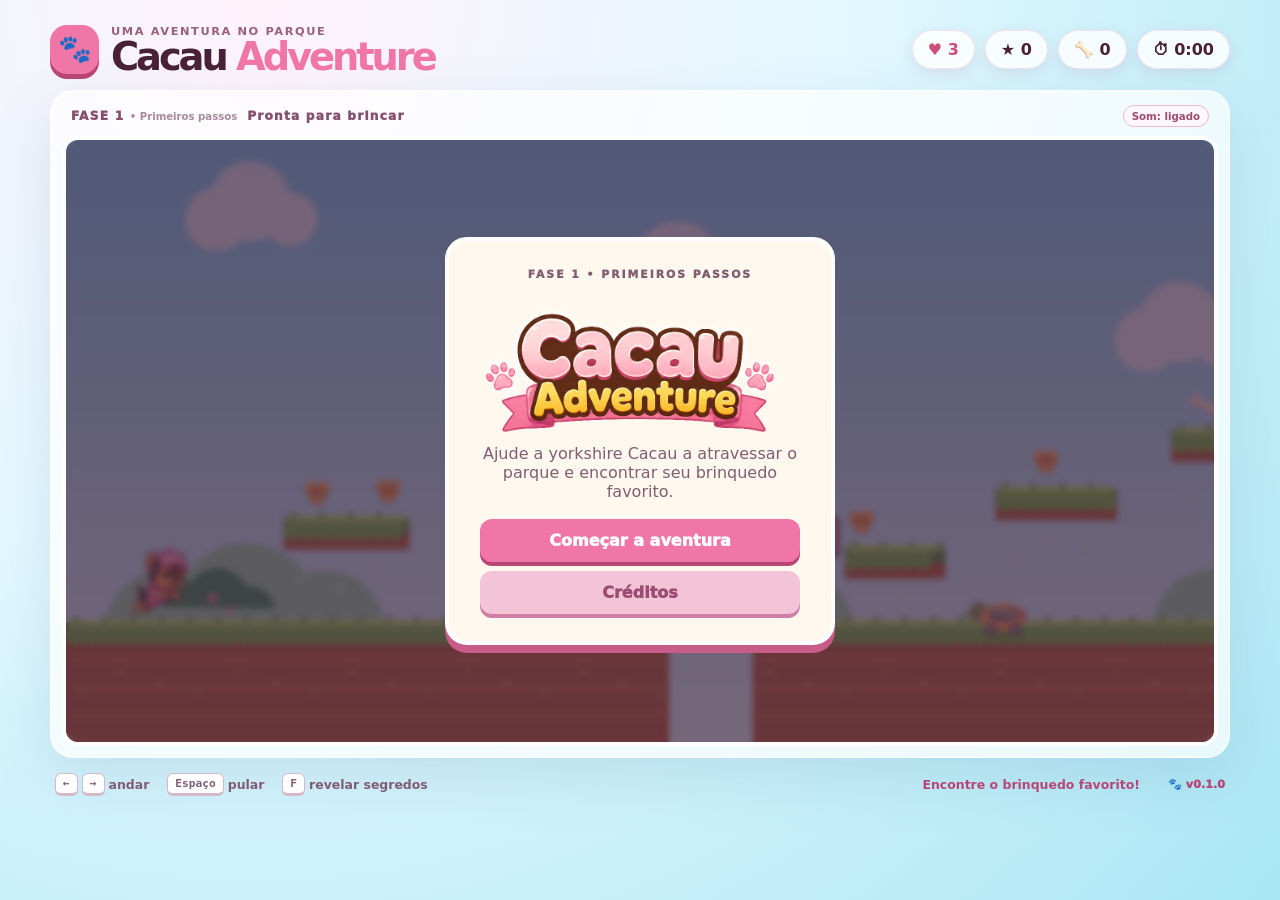
<file: games/cacau-adventure/index.html>
<!doctype html>
<html lang="pt-BR">

<head>
  <meta charset="UTF-8">
  <meta name="viewport" content="width=device-width, initial-scale=1.0">
  <meta name="description" content="Cacau Adventure: uma aventura de plataforma no parque.">
  <title>Cacau Adventure | Fase 1</title>
  <link rel="stylesheet" href="css/style.css?v=16">
</head>

<body>
  <main class="game-shell">
    <header class="topbar">
      <div class="brand"><span class="brand-mark">🐾</span>
        <div>
          <p class="eyebrow">Uma aventura no parque</p>
          <h1>Cacau <em>Adventure</em></h1>
        </div>
      </div>
      <div class="stats" aria-label="Placar">
        <span>♥ <b id="lives">3</b></span><span>★ <b id="snacks">0</b></span><span>🦴 <b id="bones">0</b></span><span>⏱
          <b id="timer">0:00</b></span>
      </div>
    </header>
    <section class="game-card">
      <div class="hud"><span>FASE 1 <small>• Primeiros passos</small></span><span id="status">Explorando</span><button
          id="sound-toggle" class="sound-toggle" type="button">Som: ligado</button></div>
      <div class="canvas-frame"><canvas id="game" aria-label="Jogo de plataforma Cacau Adventure"></canvas><img
          id="cacau-sprite-source" src="assets/cacau-sprite.png?v=7" alt="" hidden><img id="flag-source"
          src="assets/flag-final.png?v=2" alt="" hidden>
        <div id="overlay" class="overlay hidden">
          <div>
            <p id="overlay-kicker" class="overlay-kicker">FASE 1</p><img id="game-logo" class="game-logo"
              src="assets/cacau-adventure-logo.png?v=5" alt="Cacau Adventure">
            <div id="overlay-icon" class="overlay-icon">🐾</div>
            <h2 id="overlay-title">Cacau Adventure</h2>
            <p id="overlay-text">Ajude a Cacau a encontrar seu brinquedo favorito no parque.</p>
            <div class="overlay-actions"><button id="restart">Começar a aventura</button><button id="credits-button"
                class="secondary" type="button">Créditos</button></div>
          </div>
        </div>
        <div id="credits-overlay" class="overlay hidden">
          <div>
            <p class="overlay-kicker">CRÉDITOS</p><img class="game-logo credits-logo"
              src="assets/cacau-adventure-logo.png?v=5" alt="Cacau Adventure">
            <p class="credits-version">v0.1.0</p>
            <dl class="credits-list">
              <div>
                <dt>Direção</dt>
                <dd>Lorena Pavan</dd>
              </div>
              <div>
                <dt>Arte</dt>
                <dd>Lorena Pavan</dd>
              </div>
              <div>
                <dt>Desenvolvimento</dt>
                <dd>Lorena Pavan</dd>
              </div>
            </dl><button id="credits-close" class="secondary" type="button">Voltar</button>
          </div>
        </div>
      </div>
      <div class="mobile-controls" aria-label="Controles touch"><button data-key="left">◀</button><button
          data-key="jump">▲</button><button data-key="right">▶</button><button data-key="sniff">🐽</button></div>
    </section>
    <footer class="instructions"><span><kbd>←</kbd><kbd>→</kbd> andar</span><span><kbd>Espaço</kbd>
        pular</span><span><kbd>F</kbd> revelar segredos</span><span class="goal">Encontre o brinquedo
        favorito!</span><span class="version-badge">🐾 v0.1.0</span></footer>
  </main>
  <script src="js/game.js?v=30"></script>
</body>

</html>
</file>
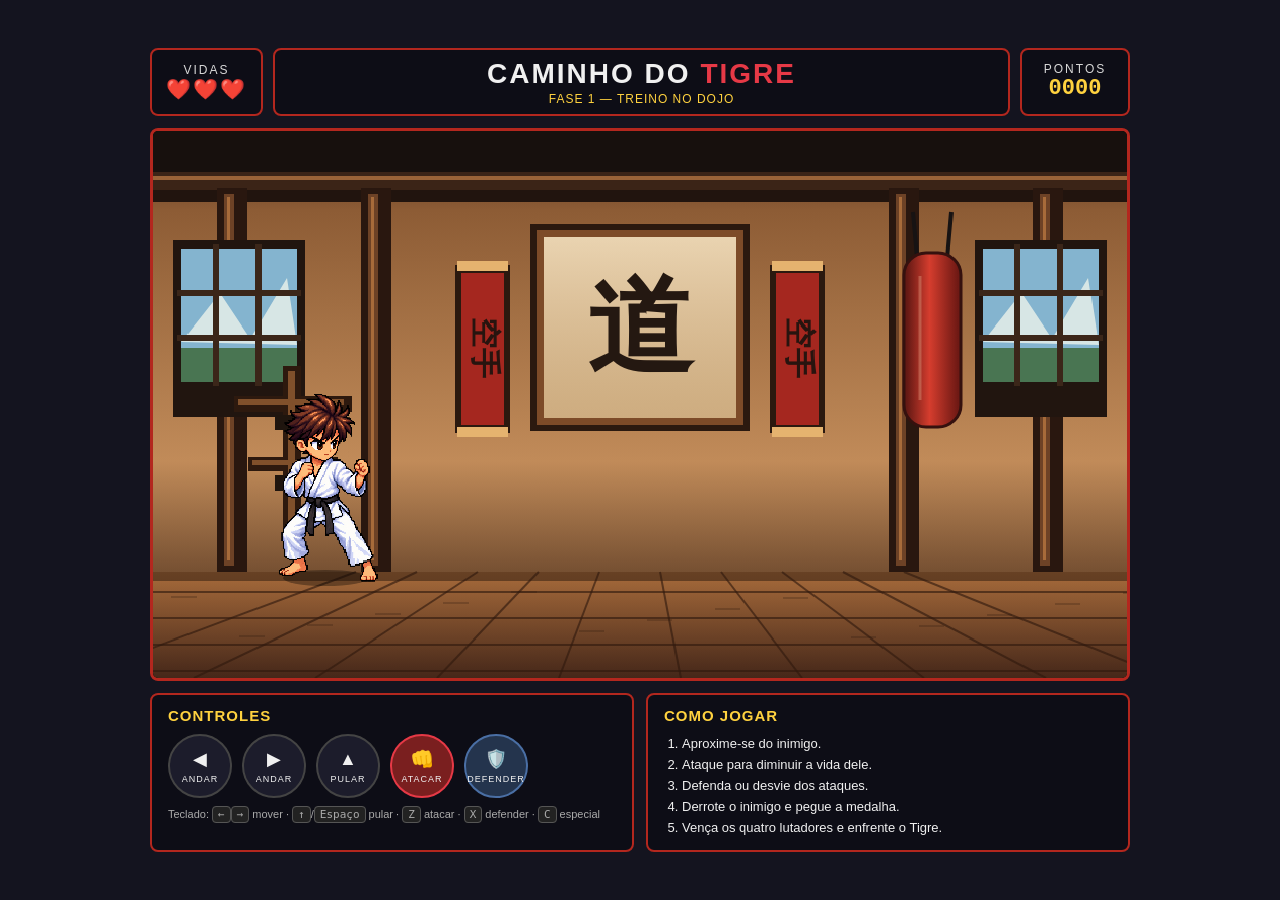
<file: games/caminho-do-tigre/index.html>
<!DOCTYPE html>
<html lang="pt-br">
<head>
<meta charset="UTF-8" />
<meta name="viewport" content="width=device-width, initial-scale=1.0" />
<title>Caminho do Tigre</title>
<link rel="stylesheet" href="css/style.css" />
</head>
<body>
  <div class="game-wrapper">

    <header class="hud hud-top">
      <div class="hud-box hud-lives">
        <span class="hud-label">VIDAS</span>
        <span id="lives-display" class="hearts">❤️❤️❤️</span>
      </div>

      <div class="hud-box hud-title">
        <h1>CAMINHO DO <span class="accent">TIGRE</span></h1>
        <p id="level-label" class="hud-subtitle">FASE 1 — TREINO NO DOJO</p>
      </div>

      <div class="hud-box hud-score">
        <span class="hud-label">PONTOS</span>
        <span id="score-display" class="score-value">0000</span>
      </div>
    </header>

    <main class="game-container">
      <canvas id="game-canvas" width="960" height="540"></canvas>
    </main>

    <section class="panels">
      <div class="panel panel-controls">
        <h2>CONTROLES</h2>
        <div class="control-buttons">
          <button class="ctrl-btn" data-action="left" aria-label="Andar para esquerda">◀<span>ANDAR</span></button>
          <button class="ctrl-btn" data-action="right" aria-label="Andar para direita">▶<span>ANDAR</span></button>
          <button class="ctrl-btn" data-action="jump" aria-label="Pular">▲<span>PULAR</span></button>
          <button class="ctrl-btn ctrl-attack" data-action="attack" aria-label="Atacar">👊<span>ATACAR</span></button>
          <button class="ctrl-btn ctrl-defend" data-action="defend" aria-label="Defender">🛡️<span>DEFENDER</span></button>
        </div>
        <p class="key-hints">
          Teclado: <kbd>&larr;</kbd><kbd>&rarr;</kbd> mover · <kbd>&uarr;</kbd>/<kbd>Espaço</kbd> pular ·
          <kbd>Z</kbd> atacar · <kbd>X</kbd> defender · <kbd>C</kbd> especial
        </p>
      </div>

      <div class="panel panel-howto">
        <h2>COMO JOGAR</h2>
        <ol>
          <li>Aproxime-se do inimigo.</li>
          <li>Ataque para diminuir a vida dele.</li>
          <li>Defenda ou desvie dos ataques.</li>
          <li>Derrote o inimigo e pegue a medalha.</li>
          <li>Vença os quatro lutadores e enfrente o Tigre.</li>
        </ol>
      </div>
    </section>

  </div>

  <script src="js/core/input.js"></script>
  <script src="js/entities/player.js"></script>
  <script src="js/scenes/dojoBackground.js"></script>
  <script src="js/main.js"></script>
</body>
</html>
</file>
<file: games/cacau-adventure/css/style.css>
:root { --ink:#482038; --pink:#ef76a7; --pink-dark:#b94576; --sky:#75d3f0; --cream:#fff8ef; --panel:rgba(255,255,255,.82); }
* { box-sizing:border-box; }
body { margin:0; min-height:100vh; padding:24px; color:var(--ink); background:radial-gradient(circle at 20% 0%,#fff2fb 0,#e4f8ff 42%,#a9e6f4 100%); font-family:Nunito, ui-rounded, system-ui, sans-serif; }
.game-shell { width:min(1180px,100%); margin:auto; }
.topbar { display:flex; align-items:center; justify-content:space-between; gap:18px; margin:0 0 15px; }
.brand { display:flex; align-items:center; gap:12px; }.brand-mark { display:grid; place-items:center; width:49px; height:49px; border-radius:17px; background:var(--pink); color:white; font-size:27px; box-shadow:0 5px 0 var(--pink-dark); }
.eyebrow { margin:0 0 2px; color:#98617c; font-size:.71rem; font-weight:900; letter-spacing:.14em; text-transform:uppercase; }.brand h1 { margin:0; font-size:clamp(1.6rem,4vw,2.4rem); line-height:.9; letter-spacing:-.08em; }.brand em { color:var(--pink); font-style:normal; }
.stats { display:flex; gap:10px; flex-wrap:wrap; justify-content:flex-end; }.stats span { padding:9px 15px; border:1px solid rgba(185,69,118,.14); border-radius:999px; background:var(--panel); box-shadow:0 4px 14px #a7527820; font-weight:900; }.stats span:first-child { color:#cf4e79; }
.game-card { padding:11px; border:1px solid #fff; border-radius:23px; background:rgba(255,255,255,.72); box-shadow:0 20px 55px #4d85a52b; }.hud { display:flex; align-items:center; justify-content:space-between; gap:10px; padding:3px 9px 9px; color:#85506d; font-size:.76rem; font-weight:1000; letter-spacing:.1em; }.hud small { color:#a8899b; font-weight:700; letter-spacing:0; }.sound-toggle { margin-left:auto; padding:4px 8px; border:1px solid #e7bdcf; border-radius:999px; color:#9a4d70; background:#fff7fb; font:inherit; font-size:.64rem; font-weight:900; letter-spacing:0; cursor:pointer; }.canvas-frame { position:relative; overflow:hidden; border:4px solid #fff; border-radius:16px; background:#74d6f2; }.canvas-frame canvas { display:block; width:100%; aspect-ratio:16/8.4; min-height:300px; image-rendering:auto; }
.overlay { position:absolute; inset:0; display:grid; place-items:center; padding:20px; text-align:center; background:#47203caa; backdrop-filter:blur(3px); }.overlay.hidden { display:none; }.overlay>div { max-width:390px; padding:27px 31px; border:4px solid #fff; border-radius:22px; background:#fff8ef; box-shadow:0 8px 0 #c85c88; }.overlay-kicker { margin:0; color:#bd547f; font-size:.68rem; font-weight:1000; letter-spacing:.18em; }.game-logo { display:block; width:min(100%,340px); margin:2px auto 7px; }.overlay-icon { font-size:42px; }.overlay h2 { margin:5px 0 5px; color:#b94576; font-size:clamp(2rem,6vw,3rem); letter-spacing:-.08em; }.overlay p { margin:0 0 18px; color:#815d71; }.overlay button, .mobile-controls button { border:0; border-radius:12px; padding:12px 22px; color:#fff; background:var(--pink); box-shadow:0 4px 0 var(--pink-dark); font:inherit; font-weight:1000; cursor:pointer; }.overlay button:active,.mobile-controls button:active { transform:translateY(3px); box-shadow:0 1px 0 var(--pink-dark); }
.overlay-actions { display:flex; flex-direction:column; gap:9px; }.overlay .secondary { background:#f3c4d8; color:#9a4d70; box-shadow:0 4px 0 #cf7fa6; }
.credits-version { margin-bottom:14px !important; color:#bd547f; font-weight:1000; letter-spacing:.14em; }.credits-logo { width:min(72%,240px); margin:2px auto 4px; }.credits-list { margin:0 0 20px; padding:0; }.credits-list div { display:flex; justify-content:space-between; gap:14px; padding:8px 2px; border-bottom:1px dashed #e7c3d4; }.credits-list dt { color:#a04a6e; font-size:.72rem; font-weight:1000; letter-spacing:.06em; text-transform:uppercase; }.credits-list dd { margin:0; color:#815d71; font-weight:900; }
.version-badge { margin-left:10px; color:var(--pink-dark); font-size:.7rem; font-weight:1000; }
.instructions { display:flex; align-items:center; justify-content:center; flex-wrap:wrap; gap:18px; padding:15px 5px 0; color:#805c72; font-size:.78rem; font-weight:800; }.instructions span { display:flex; align-items:center; gap:4px; }.instructions kbd { padding:3px 7px; border:1px solid #d3b9c7; border-bottom-width:3px; border-radius:6px; background:#fff; font-size:.7rem; }.instructions .goal { margin-left:auto; color:var(--pink-dark); }
.mobile-controls { display:none; justify-content:center; gap:10px; padding:12px 0 1px; }.mobile-controls button { width:50px; padding:10px 0; }
@media (max-width:700px) { body { padding:12px; }.topbar { align-items:flex-start; flex-direction:column; }.stats { justify-content:flex-start; width:100%; }.stats span { padding:7px 12px; font-size:.85rem; }.canvas-frame canvas { min-height:220px; }.mobile-controls { display:flex; }.instructions { gap:8px 13px; font-size:.7rem; }.instructions .goal { width:100%; justify-content:center; margin:0; }.hud { font-size:.68rem; } }
</file>
<file: games/caminho-do-tigre/css/style.css>
* {
  box-sizing: border-box;
}

body {
  margin: 0;
  min-height: 100vh;
  display: flex;
  align-items: center;
  justify-content: center;
  background: #14141f;
  font-family: 'Segoe UI', Arial, sans-serif;
  color: #f0f0f0;
  padding: 16px;
}

.game-wrapper {
  width: 100%;
  max-width: 980px;
  display: flex;
  flex-direction: column;
  gap: 12px;
}

/* ===== HUD SUPERIOR ===== */
.hud-top {
  display: flex;
  align-items: stretch;
  gap: 10px;
}

.hud-box {
  background: #0d0d16;
  border: 2px solid #b3271e;
  border-radius: 8px;
  padding: 8px 14px;
}

.hud-lives,
.hud-score {
  display: flex;
  flex-direction: column;
  align-items: center;
  justify-content: center;
  min-width: 110px;
}

.hud-label {
  font-size: 12px;
  letter-spacing: 2px;
  color: #d9d9d9;
}

.hearts {
  font-size: 20px;
  letter-spacing: 2px;
}

.score-value {
  font-size: 22px;
  font-weight: bold;
  color: #ffd23f;
  font-family: 'Courier New', monospace;
}

.hud-title {
  flex: 1;
  text-align: center;
}

.hud-title h1 {
  margin: 0;
  font-size: 28px;
  letter-spacing: 2px;
  text-transform: uppercase;
}

.hud-title .accent {
  color: #e63946;
}

.hud-subtitle {
  margin: 2px 0 0;
  font-size: 12px;
  letter-spacing: 1px;
  color: #ffd23f;
}

/* ===== CANVAS ===== */
.game-container {
  display: flex;
  justify-content: center;
  border: 3px solid #b3271e;
  border-radius: 8px;
  background: #000;
  overflow: hidden;
}

#game-canvas {
  width: 100%;
  height: auto;
  display: block;
  image-rendering: pixelated;
}

/* ===== PAINÉIS INFERIORES ===== */
.panels {
  display: flex;
  gap: 12px;
  flex-wrap: wrap;
}

.panel {
  flex: 1;
  min-width: 260px;
  background: #0d0d16;
  border: 2px solid #b3271e;
  border-radius: 8px;
  padding: 12px 16px;
}

.panel h2 {
  margin: 0 0 10px;
  font-size: 15px;
  letter-spacing: 1px;
  color: #ffd23f;
}

.panel-howto ol {
  margin: 0;
  padding-left: 18px;
  font-size: 13px;
  line-height: 1.6;
}

.control-buttons {
  display: flex;
  gap: 10px;
  flex-wrap: wrap;
}

.ctrl-btn {
  flex: 0 0 64px;
  width: 64px;
  height: 64px;
  display: flex;
  flex-direction: column;
  align-items: center;
  justify-content: center;
  gap: 4px;
  background: #1c1c2b;
  border: 2px solid #444;
  border-radius: 50%;
  color: #f0f0f0;
  font-size: 18px;
  cursor: pointer;
  user-select: none;
  touch-action: manipulation;
}

.ctrl-btn span {
  font-size: 9px;
  letter-spacing: 1px;
}

.ctrl-btn:active,
.ctrl-btn.active {
  transform: scale(0.92);
  border-color: #ffd23f;
}

.ctrl-attack {
  background: #7a1f1f;
  border-color: #e63946;
}

.ctrl-defend {
  background: #24344d;
  border-color: #4a6fa5;
}

.key-hints {
  margin: 10px 0 0;
  font-size: 11px;
  color: #aaa;
}

.key-hints kbd {
  background: #222;
  border: 1px solid #555;
  border-radius: 4px;
  padding: 1px 5px;
  font-size: 11px;
}

@media (min-width: 700px) {
  .panel-controls .key-hints {
    display: block;
  }
}
</file>
